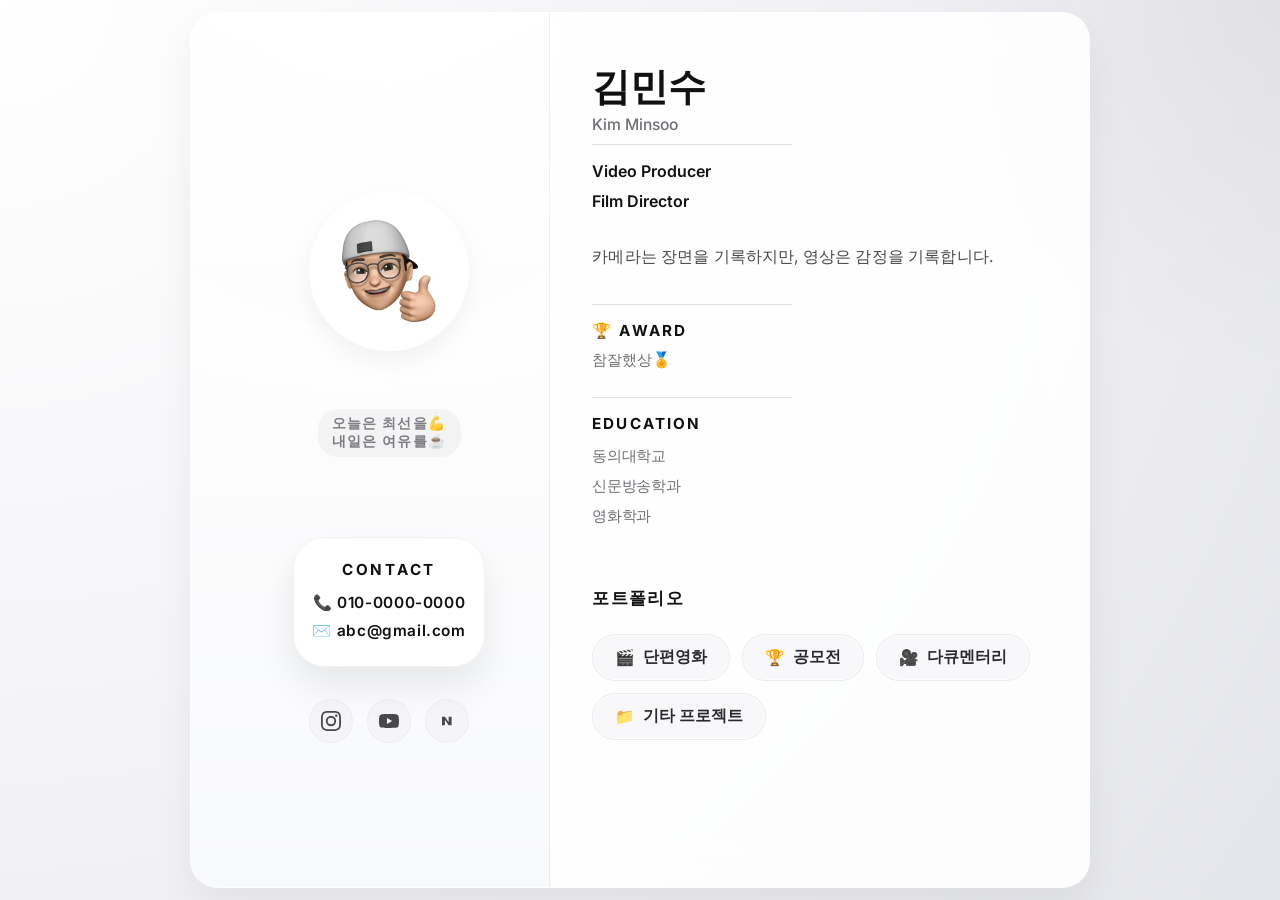
<file: index.html>
<!DOCTYPE html>
<html lang="ko">
<head>
  <meta charset="UTF-8">
  <meta name="viewport" content="width=device-width, initial-scale=1.0">
  <title>김민 | 프로필 카드</title>
  <link rel="stylesheet" href="style.css">
  <!-- Open Graph / Social preview -->
  <meta property="og:title" content="김민 | 프로필 카드">
  <meta property="og:description" content="여기를 눌러 링크를 확인하세요.">
  <meta property="og:type" content="website">
  <meta property="og:url" content="https://kmskms051857-glitch-github-io.vercel.app/">
  <meta property="og:image" content="https://kmskms051857-glitch-github-io.vercel.app/profile_avatar.png">
  <meta name="twitter:card" content="summary_large_image">
  <meta name="twitter:title" content="김민 | 프로필 카드">
  <meta name="twitter:description" content="여기를 눌러 링크를 확인하세요.">
  <meta name="twitter:image" content="https://kmskms051857-glitch-github-io.vercel.app/profile_avatar.png">
</head>
<body>
  <div class="presentation-slide" id="main-slide">
    <!-- Left Visual Column -->
    <div class="slide-visual">
      <div class="visual-top">
        <div class="avatar-container">
          <img src="profile_avatar.png" alt="Profile Avatar" class="avatar-img">
        </div>
        <div class="visual-badge">오늘은 최선을💪<br>내일은 여유를☕</div>
      </div>
      <div class="visual-bottom">
        <div class="visual-contact">
          <p class="contact-title">CONTACT</p>
          <p><span>📞</span> 010-0000-0000</p>
          <p><span>✉️</span> abc@gmail.com</p>
        </div>
        <div class="contact-links visual-contact-links">
          <a href="https://instagram.com" target="_blank" rel="noopener noreferrer" class="btn-contact" title="Instagram" id="link-instagram">
            <svg viewBox="0 0 24 24">
              <path d="M12 2.163c3.204 0 3.584.012 4.85.07 3.252.148 4.771 1.691 4.919 4.919.058 1.265.069 1.645.069 4.849 0 3.205-.012 3.584-.069 4.849-.149 3.225-1.664 4.771-4.919 4.919-1.266.058-1.644.07-4.85.07-3.204 0-3.584-.012-4.849-.07-3.26-.149-4.771-1.699-4.919-4.92-.058-1.265-.07-1.644-.07-4.849 0-3.204.013-3.583.07-4.849.149-3.227 1.664-4.771 4.919-4.919 1.266-.057 1.645-.069 4.849-.069zM12 0C8.741 0 8.333.014 7.053.072 2.695.272.273 2.69.073 7.051.014 8.333 0 8.741 0 12c0 3.259.014 3.668.072 4.948.2 4.358 2.618 6.78 6.98 6.98 1.281.058 1.689.072 4.948.072 3.259 0 3.668-.014 4.948-.072 4.354-.2 6.782-2.618 6.979-6.98.059-1.28.073-1.689.073-4.948 0-3.259-.014-3.667-.072-4.947-.196-4.354-2.617-6.78-6.979-6.98C15.668.014 15.259 0 12 0zm0 5.838a6.162 6.162 0 100 12.324 6.162 6.162 0 000-12.324zM12 16a4 4 0 110-8 4 4 0 010 8zm6.406-11.845a1.44 1.44 0 100 2.881 1.44 1.44 0 000-2.881z"/>
            </svg>
          </a>
          <a href="https://youtube.com" target="_blank" rel="noopener noreferrer" class="btn-contact" title="YouTube" id="link-youtube">
            <svg viewBox="0 0 24 24">
              <path d="M23.498 6.163a3.003 3.003 0 00-2.11-2.11C19.518 3.545 12 3.545 12 3.545s-7.518 0-9.388.508a3.003 3.003 0 00-2.11 2.11C0 8.033 0 12 0 12s0 3.967.502 5.837a3.003 3.003 0 002.11 2.11c1.87.508 9.388.508 9.388.508s7.518 0 9.388-.508a3.003 3.003 0 002.11-2.11C24 15.967 24 12 24 12s0-3.967-.502-5.837zM9.545 15.568V8.432L15.818 12l-6.273 3.568z"/>
            </svg>
          </a>
          <a href="https://section.blog.naver.com/BlogHome.naver?directoryNo=0&currentPage=1&groupId=0" target="_blank" rel="noopener noreferrer" class="btn-contact" title="Naver Blog" id="link-naver-blog">
            <svg viewBox="0 0 24 24" aria-hidden="true">
              <path d="M6 7h3.5l4.5 6.5V7h3.5v10h-3.5l-4.5-6.5V17H6V7z" />
            </svg>
          </a>
        </div>
      </div>
    </div>

    <!-- Right Content Column -->
    <div class="slide-content">
      <div class="profile-header">
        <h1 class="profile-name">김민수</h1>
        <div class="profile-subname">Kim Minsoo</div>
        <div class="profile-divider"></div>
        <div class="profile-title">Video Producer</div>
        <div class="profile-title">Film Director</div>
      </div>

      <p class="profile-bio">
        카메라는 장면을 기록하지만, 영상은 감정을 기록합니다.
      </p>

      <div class="profile-divider"></div>
      <div class="award-section">
        <div class="award-header">🏆 Award</div>
        <div class="award-description">참잘했상🏅</div>
      </div>
      <div class="profile-divider"></div>
      <div class="profile-major">
        <div class="education-title">Education</div>
        <div class="education-item">동의대학교</div>
        <div class="education-item">신문방송학과</div>
        <div class="education-item">영화학과</div>
      </div>

      <div class="portfolio-section">
        <h3 class="interests-title">포트폴리오</h3>
        <div class="interests-tags">
          <!-- Interactivity via script.js -->
          <a href="detail.html?tag=short-film" class="tag" data-tag="short-film">
            <span>🎬</span> 단편영화
          </a>
          <a href="detail.html?tag=contest" class="tag" data-tag="contest">
            <span>🏆</span> 공모전
          </a>
          <a href="detail.html?tag=documentary" class="tag" data-tag="documentary">
            <span>🎥</span> 다큐멘터리
          </a>
          <a href="detail.html?tag=other-projects" class="tag" data-tag="other-projects">
            <span>📁</span> 기타 프로젝트
          </a>
        </div>
      </div>

    </div>
  </div>

  <script src="script.js"></script>
</body>
</html>
</file>
<file: style.css>
/* Apple Keynote Style Profile Card CSS */

@import url('https://fonts.googleapis.com/css2?family=Inter:wght@300;400;500;600;700&display=swap');

:root {
  --font-family: 'Inter', -apple-system, BlinkMacSystemFont, 'Segoe UI', Roboto, Helvetica, Arial, sans-serif;
  --bg-color-gradient: linear-gradient(135deg, #f5f5f7 0%, #e8e8ed 100%);
  --card-bg: rgba(255, 255, 255, 0.82);
  --card-border: rgba(255, 255, 255, 0.4);
  --text-primary: #111111;
  --text-secondary: #6f6f76;
  --shadow-keynote: 0 20px 40px rgba(0, 0, 0, 0.06);
  --shadow-hover: 0 30px 60px rgba(0, 0, 0, 0.1);
  --color-coding: #007aff;
  --color-coding-grad: linear-gradient(135deg, #007aff, #54a6ff);
  --color-design: #ff2d55;
  --color-design-grad: linear-gradient(135deg, #ff2d55, #ff6b8b);
  --color-music: #af52de;
  --color-music-grad: linear-gradient(135deg, #af52de, #d18ff8);
  --transition-apple: all 0.5s cubic-bezier(0.16, 1, 0.3, 1);
}

* {
  margin: 0;
  padding: 0;
  box-sizing: border-box;
}

html, body {
  height: 100%;
}

body {
  font-family: var(--font-family);
  background: radial-gradient(circle at top left, rgba(255,255,255,0.98), rgba(245,245,248,0.95) 40%, rgba(228,229,234,0.98) 100%);
  color: var(--text-primary);
  min-height: 100vh;
  height: 100%;
  display: flex;
  justify-content: center;
  align-items: center;
  overflow: hidden;
  padding: 12px;
  position: relative;
  -webkit-font-smoothing: antialiased;
  -moz-osx-font-smoothing: grayscale;
}

body.detail-page {
  overflow-y: auto;
  align-items: flex-start;
  padding: 24px 12px;
}

body.detail-page .presentation-slide {
  min-height: auto;
  height: auto;
  max-height: none;
  overflow: visible;
}

body.detail-page .slide-content,
body.detail-page .slide-visual {
  flex: 1 1 100%;
  max-width: 100%;
}

body::before {
  content: '';
  position: absolute;
  inset: 0;
  background: radial-gradient(circle at top right, rgba(0, 0, 0, 0.04), transparent 24%);
  pointer-events: none;
}

.presentation-slide {
  width: 100%;
  max-width: 900px;
  height: min(calc(100vh - 24px), 100%);
  max-height: calc(100vh - 24px);
  background: var(--card-bg);
  backdrop-filter: blur(20px);
  -webkit-backdrop-filter: blur(20px);
  border: 1px solid var(--card-border);
  border-radius: 28px;
  box-shadow: var(--shadow-keynote);
  display: flex;
  position: relative;
  overflow: hidden;
  transition: var(--transition-apple);
  animation: slideInUp 0.8s cubic-bezier(0.16, 1, 0.3, 1);
}

.slide-visual,
.slide-content {
  min-height: 0;
}

.presentation-slide:hover {
  box-shadow: var(--shadow-hover);
  transform: translateY(-2px);
}

.slide-visual {
  flex: 0 0 40%;
  max-width: 40%;
  background: linear-gradient(180deg, rgba(255,255,255,0.95), rgba(248,249,251,0.95));
  display: flex;
  flex-direction: column;
  justify-content: center;
  align-items: center;
  gap: 80px;
  padding: 56px 22px 22px 60px;
  position: relative;
  border-right: 1px solid rgba(0, 0, 0, 0.06);
}

.slide-visual::before {
  content: '';
  position: absolute;
  inset: 0;
  background: radial-gradient(circle at top center, rgba(255,255,255,0.7), transparent 55%);
  pointer-events: none;
}

.visual-top,
.visual-bottom {
  display: flex;
  flex-direction: column;
  align-items: center;
}

.visual-top {
  gap: 24px;
}

.visual-bottom {
  gap: 28px;
}

.slide-visual .visual-contact {
  width: 100%;
  max-width: 340px;
  padding: 18px 18px 22px;
  border-radius: 32px;
  background: rgba(255,255,255,0.96);
  border: 1px solid rgba(0,0,0,0.05);
  box-shadow: 0 18px 36px rgba(0, 0, 0, 0.08);
  backdrop-filter: blur(20px);
  text-align: center;
}

.slide-visual .visual-contact p {
  font-size: 0.96rem;
  font-weight: 600;
  color: var(--text-primary);
  letter-spacing: 0.04em;
  line-height: 1.8;
  margin: 0;
}

.slide-visual .visual-contact .contact-title {
  font-size: 0.95rem;
  font-weight: 700;
  letter-spacing: 0.18em;
  text-transform: uppercase;
  color: var(--text-primary);
  margin-bottom: 12px;
}

.slide-visual .visual-contact p:first-child {
  margin-bottom: 6px;
}

.slide-content {
  flex: 0 0 60%;
  max-width: 60%;
  padding: 52px 42px;
  display: flex;
  flex-direction: column;
  justify-content: flex-start;
  background: rgba(255,255,255,0.4);
}

.avatar-container {
  width: 160px;
  height: 160px;
  border-radius: 50%;
  background: #ffffff;
  box-shadow: 0 10px 25px rgba(0, 0, 0, 0.05);
  display: flex;
  justify-content: center;
  align-items: center;
  position: relative;
  overflow: hidden;
  margin-bottom: 24px;
  border: 4px solid #ffffff;
  transition: var(--transition-apple);
}

.avatar-container:hover {
  transform: scale(1.03) rotate(2deg);
}

.avatar-img {
  width: 100%;
  height: 100%;
  object-fit: cover;
}

.visual-badge {
  font-size: 0.85rem;
  font-weight: 600;
  text-transform: uppercase;
  letter-spacing: 0.1em;
  color: var(--text-secondary);
  background: rgba(0, 0, 0, 0.04);
  padding: 6px 14px;
  border-radius: 20px;
  margin-top: 10px;
}

.profile-header {
  margin-bottom: 22px;
}

.profile-tagline {
  font-size: 0.85rem;
  font-weight: 700;
  text-transform: uppercase;
  letter-spacing: 0.15em;
  color: var(--color-coding);
  margin-bottom: 10px;
}

.profile-name {
  font-size: 2.4rem;
  font-weight: 700;
  line-height: 1.1;
  color: var(--text-primary);
  margin-bottom: 8px;
}

.profile-subname {
  font-size: 0.98rem;
  font-weight: 500;
  color: var(--text-secondary);
  margin-bottom: 10px;
}

.profile-title {
  font-size: 1rem;
  font-weight: 600;
  color: var(--text-primary);
  margin-bottom: 10px;
}

.profile-divider {
  width: 100%;
  max-width: 200px;
  height: 1px;
  margin: 10px 0 16px;
  background: rgba(0, 0, 0, 0.12);
}

.award-section {
  margin-bottom: 14px;
}

.award-header {
  font-size: 0.95rem;
  font-weight: 700;
  letter-spacing: 0.14em;
  text-transform: uppercase;
  color: var(--text-primary);
  margin-bottom: 8px;
}

.award-description {
  font-size: 0.95rem;
  font-weight: 400;
  color: var(--text-secondary);
  line-height: 1.6;
}

.education-title {
  font-size: 0.95rem;
  font-weight: 700;
  letter-spacing: 0.14em;
  text-transform: uppercase;
  color: var(--text-primary);
  margin-bottom: 10px;
}

.education-item {
  font-size: 0.96rem;
  letter-spacing: -0.02em;
  font-weight: 400;
  color: var(--text-secondary);
  line-height: 1.7;
  margin-bottom: 4px;
}

.profile-major {
  margin-top: 0;
  margin-bottom: 22px;
}

.profile-bio {
  display: block;
  width: 100%;
  font-size: 1rem;
  line-height: 1.7;
  letter-spacing: 0.01em;
  white-space: nowrap;
  overflow: hidden;
  text-overflow: ellipsis;
  color: #48484a;
  margin-bottom: 24px;
}

.interests-title {
  font-size: 1.05rem;
  font-weight: 800;
  text-transform: uppercase;
  letter-spacing: 0.08em;
  color: var(--text-primary);
  margin-top: 32px;
  margin-bottom: 24px;
}

.portfolio-section {
  margin-bottom: 28px;
}

.interests-tags {
  display: flex;
  flex-wrap: wrap;
  gap: 12px;
  margin-bottom: 28px;
}

.tag {
  padding: 12px 22px;
  border-radius: 34px;
  font-size: 0.98rem;
  font-weight: 600;
  color: #2a2a2d;
  background: rgba(248,248,250,0.98);
  border: 1px solid rgba(0, 0, 0, 0.06);
  cursor: pointer;
  transition: var(--transition-apple);
  display: inline-flex;
  align-items: center;
  gap: 8px;
  text-decoration: none;
  box-shadow: inset 0 0 0 1px rgba(255,255,255,0.7);
  opacity: 0;
  transform: translateY(12px);
  animation: fadeInUp 0.55s cubic-bezier(0.16, 1, 0.3, 1) forwards;
  animation-delay: 0.1s;
}

.tag:nth-child(1) {
  animation-delay: 0.10s;
}

.tag:nth-child(2) {
  animation-delay: 0.16s;
}

.tag:nth-child(3) {
  animation-delay: 0.22s;
}

.tag:nth-child(4) {
  animation-delay: 0.28s;
}

.tag:hover {
  transform: translateY(-1px);
  background: #f1f1f4;
  color: var(--text-primary);
}

.tag.active-coding {
  background: var(--color-coding-grad);
  color: #ffffff;
  border-color: transparent;
  box-shadow: 0 8px 20px rgba(0, 122, 255, 0.25);
  transform: scale(1.05);
}

.tag.active-design {
  background: var(--color-design-grad);
  color: #ffffff;
  border-color: transparent;
  box-shadow: 0 8px 20px rgba(255, 45, 85, 0.25);
  transform: scale(1.05);
}

.tag.active-music {
  background: var(--color-music-grad);
  color: #ffffff;
  border-color: transparent;
  box-shadow: 0 8px 20px rgba(175, 82, 222, 0.25);
  transform: scale(1.05);
}

.contact-links {
  display: flex;
  gap: 14px;
  margin-top: 10px;
  justify-content: center;
}

.visual-contact-links {
  width: 100%;
  max-width: 340px;
  display: flex;
  justify-content: center;
  gap: 14px;
  margin: 4px auto 0;
}

.btn-contact {
  display: inline-flex;
  align-items: center;
  justify-content: center;
  width: 44px;
  height: 44px;
  border-radius: 50%;
  background: #f5f5f7;
  color: #48484a;
  border: 1px solid rgba(0, 0, 0, 0.03);
  transition: var(--transition-apple);
  text-decoration: none;
}

.btn-contact:hover {
  background: var(--text-primary);
  color: #ffffff;
  transform: scale(1.08);
}

.btn-contact svg {
  width: 20px;
  height: 20px;
  fill: currentColor;
}

.detail-container {
  display: flex;
  flex-direction: column;
  justify-content: flex-start;
  width: 100%;
  padding: 36px 36px 40px;
  animation: fadeIn 0.6s cubic-bezier(0.16, 1, 0.3, 1);
}

.detail-header {
  display: flex;
  justify-content: space-between;
  align-items: center;
  margin-bottom: 20px;
}

.btn-back {
  display: inline-flex;
  align-items: center;
  gap: 8px;
  font-size: 0.95rem;
  font-weight: 500;
  color: var(--text-secondary);
  text-decoration: none;
  padding: 8px 16px;
  border-radius: 999px;
  background: rgba(0, 0, 0, 0.04);
  transition: var(--transition-apple);
}

.btn-back:hover {
  background: var(--text-primary);
  color: #ffffff;
}

.btn-back svg {
  width: 16px;
  height: 16px;
  fill: currentColor;
  transition: var(--transition-apple);
}

.btn-back:hover svg {
  transform: translateX(-4px);
}

.detail-portfolio {
  display: flex;
  flex-direction: column;
  gap: 24px;
}

.portfolio-intro {
  display: flex;
  justify-content: space-between;
  align-items: flex-end;
  gap: 16px;
}

.portfolio-eyebrow {
  font-size: 0.75rem;
  font-weight: 700;
  letter-spacing: 0.14em;
  text-transform: uppercase;
  color: var(--text-secondary);
  margin-bottom: 6px;
}

.portfolio-intro h3 {
  font-size: 1.6rem;
  font-weight: 700;
  color: var(--text-primary);
  margin-bottom: 6px;
}

.portfolio-intro-copy {
  font-size: 0.96rem;
  color: var(--text-secondary);
  line-height: 1.6;
}

.portfolio-grid {
  display: grid;
  grid-template-columns: repeat(2, minmax(0, 1fr));
  gap: 28px;
}

.portfolio-card {
  background: #ffffff;
  border-radius: 20px;
  padding: 20px;
  box-shadow: 0 10px 28px rgba(0, 0, 0, 0.05);
  transition: transform 0.35s cubic-bezier(0.16, 1, 0.3, 1), box-shadow 0.35s cubic-bezier(0.16, 1, 0.3, 1);
  display: flex;
  flex-direction: column;
  gap: 16px;
}

.portfolio-card:hover {
  transform: translateY(-8px);
  box-shadow: 0 22px 48px rgba(0, 0, 0, 0.12);
}

.portfolio-card-media {
  width: 100%;
}

.portfolio-card-thumb-link {
  display: block;
  position: relative;
  aspect-ratio: 16 / 9;
  border-radius: 18px;
  overflow: hidden;
  background: #f1f1f1;
}

.portfolio-card-thumb {
  width: 100%;
  height: 100%;
  object-fit: cover;
  display: block;
  transition: transform 0.35s cubic-bezier(0.16, 1, 0.3, 1);
}

.portfolio-card-thumb-link:hover .portfolio-card-thumb {
  transform: scale(1.05);
}

.portfolio-card-overlay {
  position: absolute;
  inset: 0;
  display: flex;
  align-items: center;
  justify-content: center;
  background: rgba(0, 0, 0, 0.2);
  backdrop-filter: blur(2px);
  opacity: 0;
  transition: opacity 0.25s ease;
}

.portfolio-card-thumb-link:hover .portfolio-card-overlay {
  opacity: 1;
}

.portfolio-card-overlay {
  position: absolute;
  inset: 0;
  display: flex;
  align-items: center;
  justify-content: center;
  background: rgba(0, 0, 0, 0.28);
  opacity: 0;
  transition: opacity 0.3s ease;
}

.portfolio-card-thumb-link:hover .portfolio-card-overlay {
  opacity: 1;
}

.portfolio-card-play {
  width: 48px;
  height: 48px;
  border-radius: 50%;
  display: inline-flex;
  align-items: center;
  justify-content: center;
  background: rgba(255,255,255,0.94);
  color: #111111;
  font-size: 1rem;
  box-shadow: 0 10px 20px rgba(0, 0, 0, 0.16);
}

.portfolio-card-body {
  display: flex;
  flex-direction: column;
  gap: 14px;
  flex: 1;
  justify-content: space-between;
}

.portfolio-card-copy {
  display: flex;
  flex-direction: column;
  gap: 6px;
  flex: 1;
}

.portfolio-card-title {
  font-size: 1.02rem;
  font-weight: 700;
  color: var(--text-primary);
  line-height: 1.4;
}

.portfolio-card-category {
  font-size: 0.82rem;
  font-weight: 600;
  letter-spacing: 0.08em;
  color: var(--text-secondary);
  text-transform: uppercase;
}

.portfolio-card-description {
  font-size: 0.95rem;
  line-height: 1.6;
  color: #4a4a50;
  display: -webkit-box;
  line-clamp: 2;
  -webkit-line-clamp: 2;
  -webkit-box-orient: vertical;
  overflow: hidden;
}

.portfolio-card-role {
  display: flex;
  flex-direction: column;
  gap: 8px;
}

.portfolio-role-label {
  font-size: 0.8rem;
  font-weight: 700;
  text-transform: uppercase;
  letter-spacing: 0.12em;
  color: var(--text-secondary);
}

.portfolio-role-badges {
  display: flex;
  flex-wrap: wrap;
  gap: 8px;
}

.portfolio-role-badge {
  background: #f4f4f4;
  border-radius: 999px;
  padding: 6px 12px;
  font-size: 13px;
  color: #222222;
}

.portfolio-card-actions {
  display: flex;
  justify-content: space-between;
  align-items: center;
  gap: 12px;
  margin-top: 4px;
}

.portfolio-action {
  display: inline-flex;
  align-items: center;
  justify-content: center;
  padding: 8px 12px;
  border-radius: 999px;
  text-decoration: none;
  font-size: 0.84rem;
  font-weight: 600;
  transition: transform 0.2s ease, background-color 0.2s ease, box-shadow 0.2s ease;
}

.portfolio-action:hover {
  transform: translateY(-1px);
  box-shadow: 0 8px 18px rgba(0, 0, 0, 0.08);
}

.portfolio-action-primary {
  background: #111111;
  color: #ffffff;
}

.portfolio-action-secondary {
  background: #f4f4f4;
  color: #222222;
}

.theme-short-film .portfolio-eyebrow {
  color: #3b3b3f;
}

.theme-contest .portfolio-eyebrow {
  color: #4a4a4f;
}

.theme-documentary .portfolio-eyebrow {
  color: #505057;
}

.theme-other .portfolio-eyebrow {
  color: #505057;
}

@keyframes slideInUp {
  from {
    opacity: 0;
    transform: translateY(30px);
  }
  to {
    opacity: 1;
    transform: translateY(0);
  }
}

@keyframes fadeIn {
  from {
    opacity: 0;
    transform: scale(0.98);
  }
  to {
    opacity: 1;
    transform: scale(1);
  }
}

@keyframes fadeInUp {
  from {
    opacity: 0;
    transform: translateY(12px);
  }
  to {
    opacity: 1;
    transform: translateY(0);
  }
}

.page-exit {
  opacity: 0;
  transform: translateY(-20px) scale(0.98);
  transition: var(--transition-apple);
}

@media (max-width: 900px) {
  .portfolio-grid {
    grid-template-columns: repeat(2, minmax(0, 1fr));
  }
}

@media (max-width: 768px) {
  .presentation-slide {
    flex-direction: column;
    min-height: auto;
  }

  .slide-visual {
    flex: 1 1 100%;
    max-width: 100%;
    border-right: none;
    border-bottom: 1px solid rgba(0, 0, 0, 0.05);
    padding: 30px;
  }

  .slide-content {
    flex: 1 1 100%;
    max-width: 100%;
    padding: 40px 30px;
  }

  .profile-name {
    font-size: 2rem;
  }

  .detail-container {
    padding: 24px 20px 30px;
  }

  .portfolio-grid {
    grid-template-columns: 1fr;
  }

  .portfolio-card-actions {
    flex-direction: column;
    align-items: flex-start;
  }
}

@media (max-height: 760px) {
  .presentation-slide {
    height: calc(100vh - 20px);
    max-height: calc(100vh - 20px);
  }

  .slide-visual {
    padding: 28px 24px 20px;
  }

  .slide-content {
    padding: 26px 26px;
  }

  .avatar-container {
    width: 140px;
    height: 140px;
    margin-bottom: 18px;
  }

  .profile-name {
    font-size: 2.1rem;
  }

  .visual-contact {
    padding: 18px 18px 22px;
  }
}
</file>
